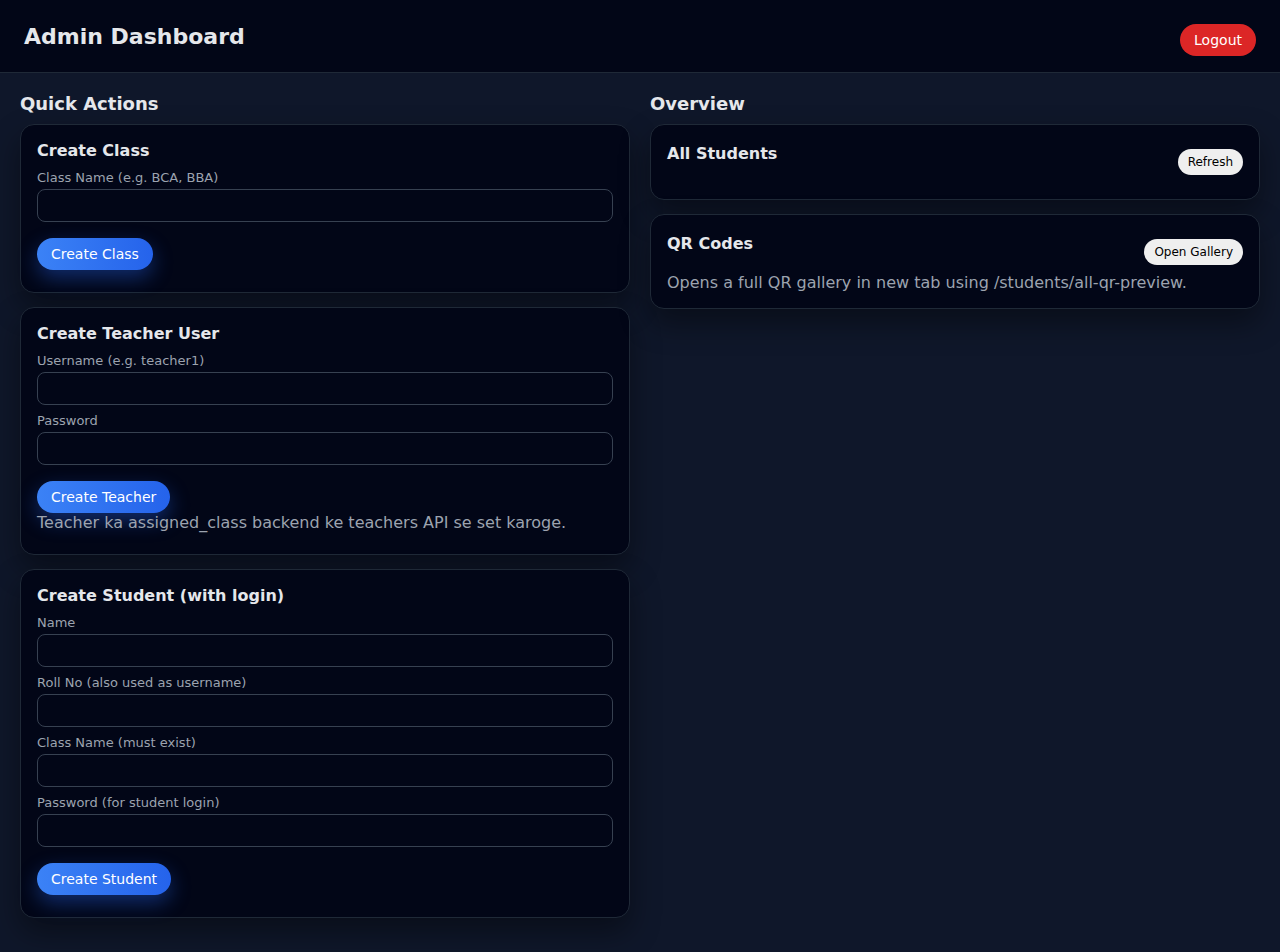
<file: frontend/admin.html>
<!DOCTYPE html>
<html lang="en">
<head>
  <meta charset="UTF-8">
  <title>Admin Dashboard - Attendance</title>
  <link rel="stylesheet" href="styles.css">
</head>
<body class="page-body">
  <header class="topbar">
    <div>
      <h1>Admin Dashboard</h1>
      <p id="adminUserInfo" class="muted"></p>
    </div>
    <button onclick="logout()" class="btn danger">Logout</button>
  </header>

  <main class="layout">
    <!-- Left: Actions -->
    <section class="panel">
      <h2>Quick Actions</h2>

      <div class="card">
        <h3>Create Class</h3>
        <label>
          Class Name (e.g. BCA, BBA)
          <input type="text" id="classNameInput">
        </label>
        <button class="btn primary" onclick="adminCreateClass()">Create Class</button>
        <p id="classMsg" class="info-msg"></p>
      </div>

      <div class="card">
        <h3>Create Teacher User</h3>
        <label>
          Username (e.g. teacher1)
          <input type="text" id="teacherUsername">
        </label>
        <label>
          Password
          <input type="password" id="teacherPassword">
        </label>
        <button class="btn primary" onclick="adminCreateTeacher()">Create Teacher</button>
        <p class="muted">Teacher ka assigned_class backend ke teachers API se set karoge.</p>
        <p id="teacherMsg" class="info-msg"></p>
      </div>

      <div class="card">
        <h3>Create Student (with login)</h3>
        <label>
          Name
          <input type="text" id="studentName">
        </label>
        <label>
          Roll No (also used as username)
          <input type="text" id="studentRoll">
        </label>
        <label>
          Class Name (must exist)
          <input type="text" id="studentClass">
        </label>
        <label>
          Password (for student login)
          <input type="password" id="studentPassword">
        </label>
        <button class="btn primary" onclick="adminCreateStudent()">Create Student</button>
        <p id="studentMsg" class="info-msg"></p>
      </div>
    </section>

    <!-- Right: Lists & QR -->
    <section class="panel">
      <h2>Overview</h2>

      <div class="card">
        <div class="card-header-row">
          <h3>All Students</h3>
          <button class="btn small" onclick="adminLoadStudents()">Refresh</button>
        </div>
        <div id="studentsList" class="scroll-area"></div>
      </div>

      <div class="card">
        <div class="card-header-row">
          <h3>QR Codes</h3>
          <button class="btn small" onclick="openAllQrPreview()">Open Gallery</button>
        </div>
        <p class="muted">Opens a full QR gallery in new tab using <code>/students/all-qr-preview</code>.</p>
      </div>
    </section>
  </main>

  <script src="app.js"></script>
</body>
</html>
</file>
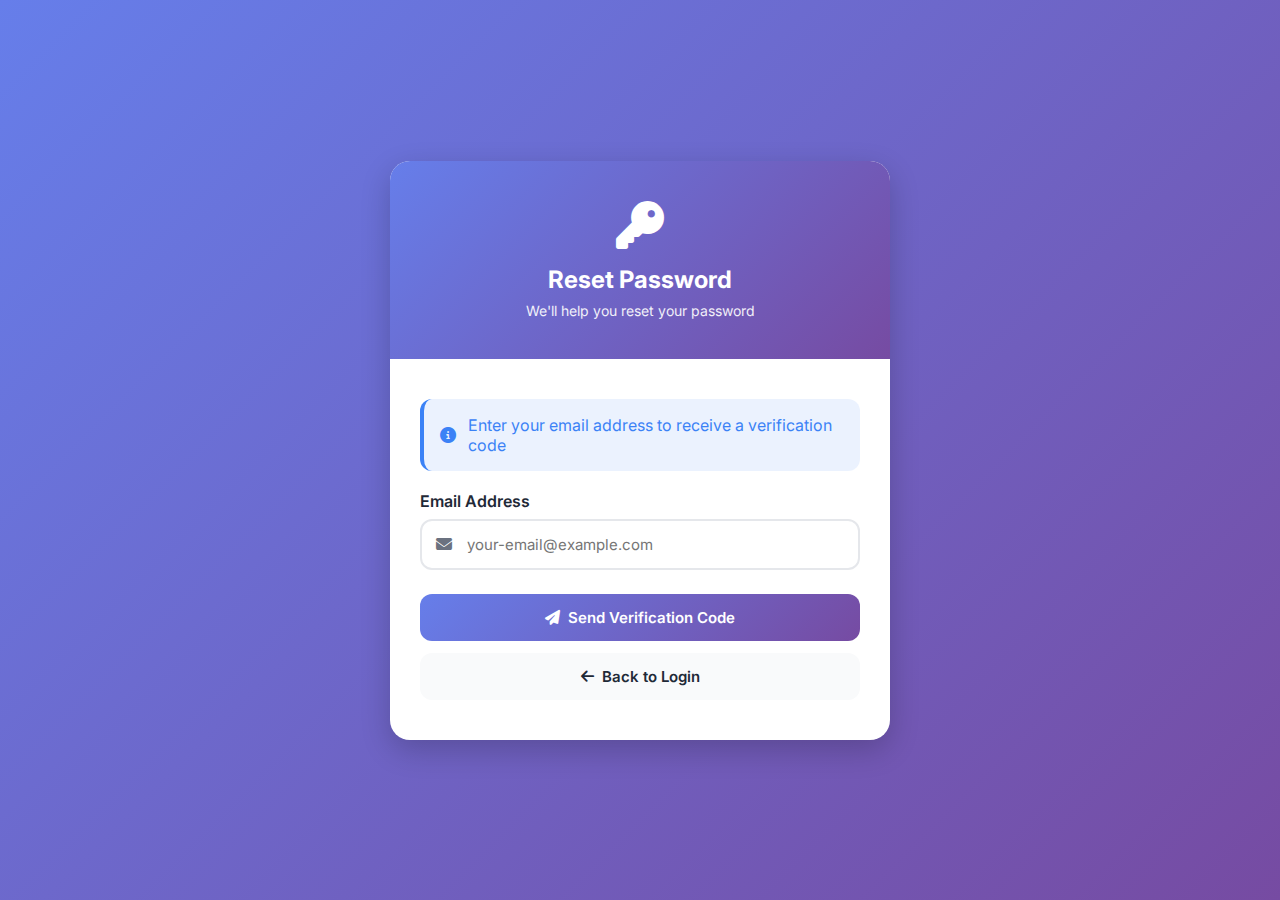
<file: frontend/forgot-password.html>
<!DOCTYPE html>
<html lang="en">
<head>
    <meta charset="UTF-8">
    <meta name="viewport" content="width=device-width, initial-scale=1.0">
    <title>Forgot Password - QR Attendance System</title>
    <link href="https://fonts.googleapis.com/css2?family=Inter:wght@300;400;500;600;700&display=swap" rel="stylesheet">
    <link rel="stylesheet" href="https://cdnjs.cloudflare.com/ajax/libs/font-awesome/6.4.0/css/all.min.css">
    
    <style>
        * {
            margin: 0;
            padding: 0;
            box-sizing: border-box;
        }

        body {
            font-family: 'Inter', sans-serif;
            background: linear-gradient(135deg, #667eea 0%, #764ba2 100%);
            min-height: 100vh;
            display: flex;
            align-items: center;
            justify-content: center;
            padding: 20px;
        }

        .container {
            background: white;
            border-radius: 20px;
            box-shadow: 0 10px 30px rgba(0, 0, 0, 0.2);
            max-width: 500px;
            width: 100%;
            overflow: hidden;
        }

        .header {
            background: linear-gradient(135deg, #667eea 0%, #764ba2 100%);
            color: white;
            padding: 40px 30px;
            text-align: center;
        }

        .header i {
            font-size: 48px;
            margin-bottom: 16px;
        }

        .header h1 {
            font-size: 24px;
            margin-bottom: 8px;
        }

        .header p {
            opacity: 0.9;
            font-size: 14px;
        }

        .body {
            padding: 40px 30px;
        }

        .step {
            display: none;
        }

        .step.active {
            display: block;
            animation: fadeIn 0.3s;
        }

        @keyframes fadeIn {
            from { opacity: 0; transform: translateY(10px); }
            to { opacity: 1; transform: translateY(0); }
        }

        .form-group {
            margin-bottom: 24px;
        }

        label {
            display: block;
            font-weight: 600;
            margin-bottom: 8px;
            color: #1f2937;
        }

        .input-wrapper {
            position: relative;
        }

        .input-wrapper i {
            position: absolute;
            left: 16px;
            top: 50%;
            transform: translateY(-50%);
            color: #6b7280;
        }

        input {
            width: 100%;
            padding: 14px 16px 14px 45px;
            border: 2px solid #e5e7eb;
            border-radius: 12px;
            font-size: 15px;
            font-family: inherit;
            transition: all 0.3s;
        }

        input:focus {
            outline: none;
            border-color: #667eea;
            box-shadow: 0 0 0 4px rgba(102, 126, 234, 0.1);
        }

        .btn {
            width: 100%;
            padding: 14px;
            border: none;
            border-radius: 12px;
            font-size: 15px;
            font-weight: 600;
            cursor: pointer;
            transition: all 0.3s;
            font-family: inherit;
            display: flex;
            align-items: center;
            justify-content: center;
            gap: 8px;
        }

        .btn-primary {
            background: linear-gradient(135deg, #667eea 0%, #764ba2 100%);
            color: white;
        }

        .btn-primary:hover {
            transform: translateY(-2px);
            box-shadow: 0 10px 20px rgba(102, 126, 234, 0.3);
        }

        .btn-secondary {
            background: #f9fafb;
            color: #1f2937;
            margin-top: 12px;
        }

        .btn-secondary:hover {
            background: #e5e7eb;
        }

        .alert {
            padding: 16px;
            border-radius: 12px;
            margin-bottom: 20px;
            display: flex;
            align-items: center;
            gap: 12px;
        }

        .alert.success {
            background: rgba(16, 185, 129, 0.1);
            color: #10b981;
            border-left: 4px solid #10b981;
        }

        .alert.error {
            background: rgba(239, 68, 68, 0.1);
            color: #ef4444;
            border-left: 4px solid #ef4444;
        }

        .alert.info {
            background: rgba(59, 130, 246, 0.1);
            color: #3b82f6;
            border-left: 4px solid #3b82f6;
        }

        .otp-inputs {
            display: flex;
            gap: 12px;
            justify-content: center;
            margin: 30px 0;
        }

        .otp-input {
            width: 50px;
            height: 60px;
            text-align: center;
            font-size: 24px;
            font-weight: 700;
            border: 2px solid #e5e7eb;
            border-radius: 12px;
            padding: 0;
        }

        .otp-input:focus {
            border-color: #667eea;
            box-shadow: 0 0 0 4px rgba(102, 126, 234, 0.1);
        }

        .back-link {
            text-align: center;
            margin-top: 20px;
        }

        .back-link a {
            color: #667eea;
            text-decoration: none;
            font-weight: 500;
            font-size: 14px;
        }

        .back-link a:hover {
            text-decoration: underline;
        }

        .timer {
            text-align: center;
            color: #6b7280;
            font-size: 14px;
            margin-top: 16px;
        }

        .resend-btn {
            background: none;
            border: none;
            color: #667eea;
            cursor: pointer;
            font-weight: 600;
            text-decoration: underline;
        }

        .password-strength {
            height: 4px;
            background: #e5e7eb;
            border-radius: 2px;
            margin-top: 8px;
            overflow: hidden;
        }

        .password-strength-bar {
            height: 100%;
            width: 0%;
            transition: all 0.3s;
        }

        .password-requirements {
            font-size: 13px;
            color: #6b7280;
            margin-top: 12px;
        }

        .password-requirements li {
            margin: 6px 0;
            list-style: none;
        }

        .password-requirements li.valid {
            color: #10b981;
        }

        .password-requirements li i {
            margin-right: 8px;
        }
    </style>
</head>
<body>
    <div class="container">
        <div class="header">
            <i class="fas fa-key"></i>
            <h1>Reset Password</h1>
            <p>We'll help you reset your password</p>
        </div>

        <div class="body">
            <!-- Step 1: Enter Email -->
            <div class="step active" id="step1">
                <div class="alert info">
                    <i class="fas fa-info-circle"></i>
                    <span>Enter your email address to receive a verification code</span>
                </div>

                <form id="emailForm">
                    <div class="form-group">
                        <label>Email Address</label>
                        <div class="input-wrapper">
                            <i class="fas fa-envelope"></i>
                            <input type="email" id="email" placeholder="your-email@example.com" required>
                        </div>
                    </div>

                    <button type="submit" class="btn btn-primary">
                        <i class="fas fa-paper-plane"></i>
                        Send Verification Code
                    </button>

                    <button type="button" class="btn btn-secondary" onclick="window.location.href='index.html'">
                        <i class="fas fa-arrow-left"></i>
                        Back to Login
                    </button>
                </form>
            </div>

            <!-- Step 2: Enter OTP -->
            <div class="step" id="step2">
                <div class="alert success">
                    <i class="fas fa-check-circle"></i>
                    <span>Verification code sent to your email!</span>
                </div>

                <p style="text-align: center; color: #6b7280; margin-bottom: 20px;">
                    Enter the 6-digit code we sent to<br>
                    <strong id="emailDisplay"></strong>
                </p>

                <form id="otpForm">
                    <div class="otp-inputs">
                        <input type="text" class="otp-input" maxlength="1" pattern="[0-9]" required>
                        <input type="text" class="otp-input" maxlength="1" pattern="[0-9]" required>
                        <input type="text" class="otp-input" maxlength="1" pattern="[0-9]" required>
                        <input type="text" class="otp-input" maxlength="1" pattern="[0-9]" required>
                        <input type="text" class="otp-input" maxlength="1" pattern="[0-9]" required>
                        <input type="text" class="otp-input" maxlength="1" pattern="[0-9]" required>
                    </div>

                    <div class="timer">
                        Code expires in <strong id="timer">10:00</strong>
                    </div>

                    <button type="submit" class="btn btn-primary">
                        <i class="fas fa-check"></i>
                        Verify Code
                    </button>

                    <div style="text-align: center; margin-top: 20px;">
                        <span style="color: #6b7280;">Didn't receive code?</span>
                        <button type="button" class="resend-btn" id="resendBtn" disabled>
                            Resend (60s)
                        </button>
                    </div>
                </form>
            </div>

            <!-- Step 3: Set New Password -->
            <div class="step" id="step3">
                <div class="alert success">
                    <i class="fas fa-check-circle"></i>
                    <span>Code verified! Set your new password</span>
                </div>

                <form id="passwordForm">
                    <div class="form-group">
                        <label>New Password</label>
                        <div class="input-wrapper">
                            <i class="fas fa-lock"></i>
                            <input type="password" id="newPassword" placeholder="Enter new password" required>
                        </div>
                        <div class="password-strength">
                            <div class="password-strength-bar" id="strengthBar"></div>
                        </div>
                    </div>

                    <div class="form-group">
                        <label>Confirm Password</label>
                        <div class="input-wrapper">
                            <i class="fas fa-lock"></i>
                            <input type="password" id="confirmPassword" placeholder="Confirm new password" required>
                        </div>
                    </div>

                    <ul class="password-requirements">
                        <li id="req-length"><i class="fas fa-circle"></i> At least 8 characters</li>
                        <li id="req-upper"><i class="fas fa-circle"></i> One uppercase letter</li>
                        <li id="req-lower"><i class="fas fa-circle"></i> One lowercase letter</li>
                        <li id="req-number"><i class="fas fa-circle"></i> One number</li>
                        <li id="req-special"><i class="fas fa-circle"></i> One special character</li>
                    </ul>

                    <button type="submit" class="btn btn-primary">
                        <i class="fas fa-key"></i>
                        Reset Password
                    </button>
                </form>
            </div>

            <!-- Step 4: Success -->
            <div class="step" id="step4">
                <div style="text-align: center; padding: 40px 0;">
                    <div style="width: 80px; height: 80px; background: rgba(16, 185, 129, 0.1); border-radius: 50%; display: flex; align-items: center; justify-content: center; margin: 0 auto 24px;">
                        <i class="fas fa-check" style="font-size: 40px; color: #10b981;"></i>
                    </div>
                    <h2 style="margin-bottom: 12px;">Password Reset Successful!</h2>
                    <p style="color: #6b7280; margin-bottom: 30px;">You can now login with your new password</p>
                    <button class="btn btn-primary" onclick="window.location.href='index.html'">
                        <i class="fas fa-sign-in-alt"></i>
                        Go to Login
                    </button>
                </div>
            </div>
        </div>
    </div>

    <script>
        const API_URL = 'http://localhost:8000/api';
        let userEmail = '';
        let userOTP = '';
        let timerInterval;

        // Step 1: Send OTP
        document.getElementById('emailForm').addEventListener('submit', async (e) => {
            e.preventDefault();
            
            const email = document.getElementById('email').value;
            
            try {
                const response = await fetch(`${API_URL}/auth/forgot-password/request`, {
                    method: 'POST',
                    headers: { 'Content-Type': 'application/json' },
                    body: JSON.stringify({ email })
                });

                const data = await response.json();

                if (response.ok) {
                    userEmail = email;
                    document.getElementById('emailDisplay').textContent = email;
                    showStep(2);
                    startTimer();
                    startResendTimer();
                } else {
                    alert(data.detail || 'Failed to send code');
                }
            } catch (error) {
                alert('Error: ' + error.message);
            }
        });

        // OTP Input Auto-focus
        const otpInputs = document.querySelectorAll('.otp-input');
        otpInputs.forEach((input, index) => {
            input.addEventListener('input', (e) => {
                if (e.target.value && index < otpInputs.length - 1) {
                    otpInputs[index + 1].focus();
                }
            });

            input.addEventListener('keydown', (e) => {
                if (e.key === 'Backspace' && !e.target.value && index > 0) {
                    otpInputs[index - 1].focus();
                }
            });
        });

        // Step 2: Verify OTP
        document.getElementById('otpForm').addEventListener('submit', async (e) => {
            e.preventDefault();
            
            const otp = Array.from(otpInputs).map(input => input.value).join('');
            
            try {
                const response = await fetch(`${API_URL}/auth/forgot-password/verify-otp`, {
                    method: 'POST',
                    headers: { 'Content-Type': 'application/json' },
                    body: JSON.stringify({ email: userEmail, otp })
                });

                const data = await response.json();

                if (response.ok) {
                    userOTP = otp;
                    clearInterval(timerInterval);
                    showStep(3);
                } else {
                    alert(data.detail || 'Invalid code');
                }
            } catch (error) {
                alert('Error: ' + error.message);
            }
        });

        // Password Strength
        document.getElementById('newPassword')?.addEventListener('input', (e) => {
            const password = e.target.value;
            const requirements = {
                length: password.length >= 8,
                upper: /[A-Z]/.test(password),
                lower: /[a-z]/.test(password),
                number: /[0-9]/.test(password),
                special: /[!@#$%^&*(),.?":{}|<>]/.test(password)
            };

            // Update UI
            Object.keys(requirements).forEach(key => {
                const element = document.getElementById(`req-${key}`);
                if (requirements[key]) {
                    element.classList.add('valid');
                    element.querySelector('i').className = 'fas fa-check-circle';
                } else {
                    element.classList.remove('valid');
                    element.querySelector('i').className = 'fas fa-circle';
                }
            });

            // Strength bar
            const strength = Object.values(requirements).filter(v => v).length;
            const percentage = (strength / 5) * 100;
            const bar = document.getElementById('strengthBar');
            bar.style.width = percentage + '%';
            
            if (percentage <= 40) bar.style.background = '#ef4444';
            else if (percentage <= 80) bar.style.background = '#f59e0b';
            else bar.style.background = '#10b981';
        });

        // Step 3: Reset Password
        document.getElementById('passwordForm').addEventListener('submit', async (e) => {
            e.preventDefault();
            
            const newPassword = document.getElementById('newPassword').value;
            const confirmPassword = document.getElementById('confirmPassword').value;
            
            if (newPassword !== confirmPassword) {
                alert('Passwords do not match');
                return;
            }
            
            try {
                const response = await fetch(`${API_URL}/auth/forgot-password/reset`, {
                    method: 'POST',
                    headers: { 'Content-Type': 'application/json' },
                    body: JSON.stringify({
                        email: userEmail,
                        otp: userOTP,
                        new_password: newPassword
                    })
                });

                const data = await response.json();

                if (response.ok) {
                    showStep(4);
                } else {
                    alert(data.detail || 'Failed to reset password');
                }
            } catch (error) {
                alert('Error: ' + error.message);
            }
        });

        function showStep(stepNumber) {
            document.querySelectorAll('.step').forEach(step => step.classList.remove('active'));
            document.getElementById(`step${stepNumber}`).classList.add('active');
        }

        function startTimer() {
            let timeLeft = 600; // 10 minutes
            timerInterval = setInterval(() => {
                timeLeft--;
                const minutes = Math.floor(timeLeft / 60);
                const seconds = timeLeft % 60;
                document.getElementById('timer').textContent = 
                    `${minutes}:${seconds.toString().padStart(2, '0')}`;
                
                if (timeLeft <= 0) {
                    clearInterval(timerInterval);
                    alert('Code expired. Please request a new one.');
                }
            }, 1000);
        }

        function startResendTimer() {
            let timeLeft = 60;
            const resendBtn = document.getElementById('resendBtn');
            
            const interval = setInterval(() => {
                timeLeft--;
                resendBtn.textContent = `Resend (${timeLeft}s)`;
                
                if (timeLeft <= 0) {
                    clearInterval(interval);
                    resendBtn.disabled = false;
                    resendBtn.textContent = 'Resend Code';
                }
            }, 1000);
        }

        document.getElementById('resendBtn')?.addEventListener('click', () => {
            document.getElementById('emailForm').dispatchEvent(new Event('submit'));
        });
    </script>
</body>
</html>
</file>
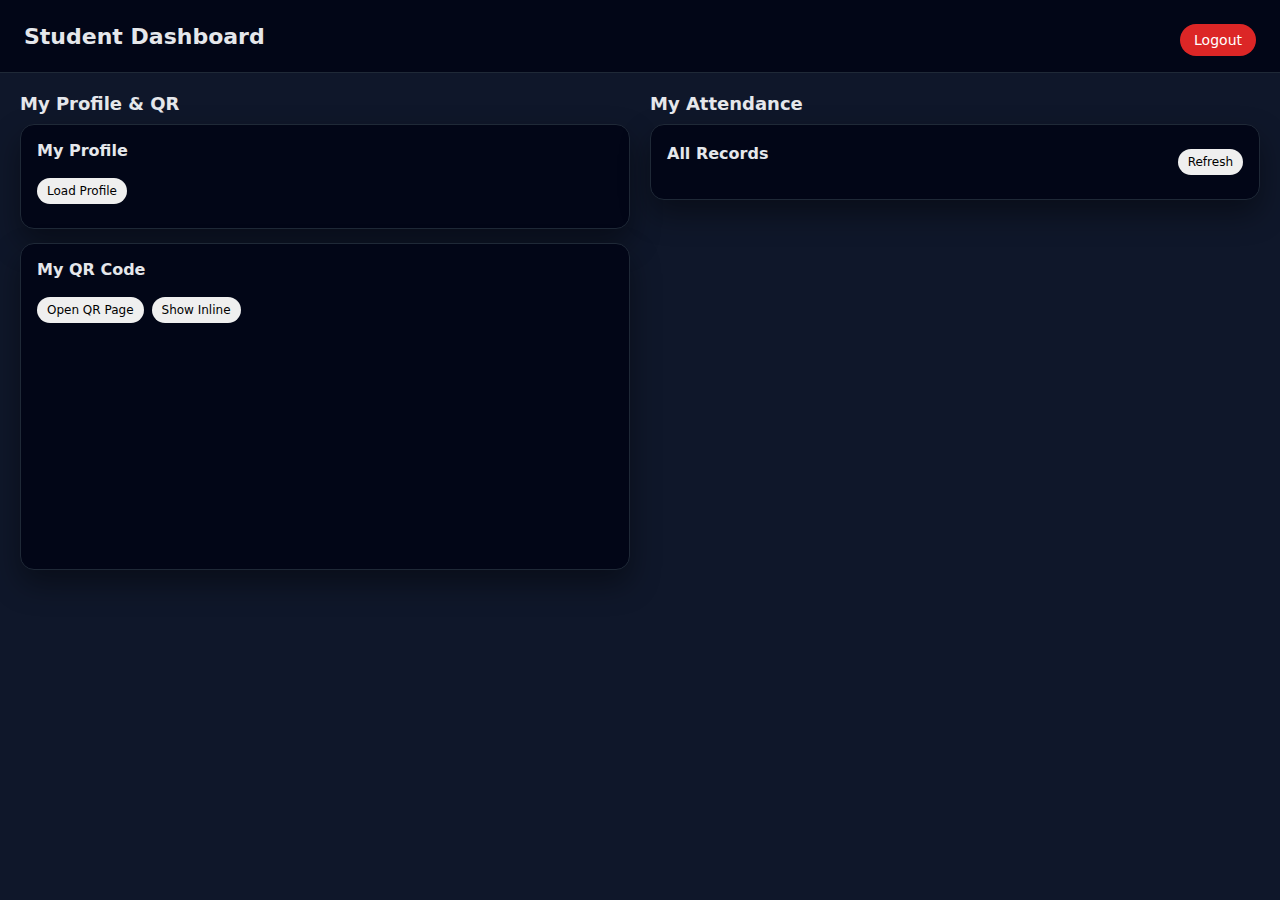
<file: frontend/student.html>
<!DOCTYPE html>
<html lang="en">
<head>
  <meta charset="UTF-8">
  <title>Student Dashboard - Attendance</title>
  <link rel="stylesheet" href="styles.css">
</head>
<body class="page-body">
  <header class="topbar">
    <div>
      <h1>Student Dashboard</h1>
      <p id="studentUserInfo" class="muted"></p>
    </div>
    <button onclick="logout()" class="btn danger">Logout</button>
  </header>

  <main class="layout single">
    <section class="panel">
      <h2>My Profile & QR</h2>

      <div class="card">
        <h3>My Profile</h3>
        <button class="btn small" onclick="loadStudentProfile()">Load Profile</button>
        <div id="studentProfile" class="info-box"></div>
      </div>

      <div class="card">
        <h3>My QR Code</h3>
        <div class="btn-row">
          <button class="btn small" onclick="openMyQrView()">Open QR Page</button>
          <button class="btn small" onclick="loadMyQrBase64()">Show Inline</button>
        </div>
        <div id="studentQrBox" class="qr-box"></div>
      </div>
    </section>

    <section class="panel">
      <h2>My Attendance</h2>
      <div class="card">
        <div class="card-header-row">
          <h3>All Records</h3>
          <button class="btn small" onclick="loadMyAttendance()">Refresh</button>
        </div>
        <div id="studentAttendance" class="scroll-area"></div>
      </div>
    </section>
  </main>

  <script src="app.js"></script>
</body>
</html>
</file>
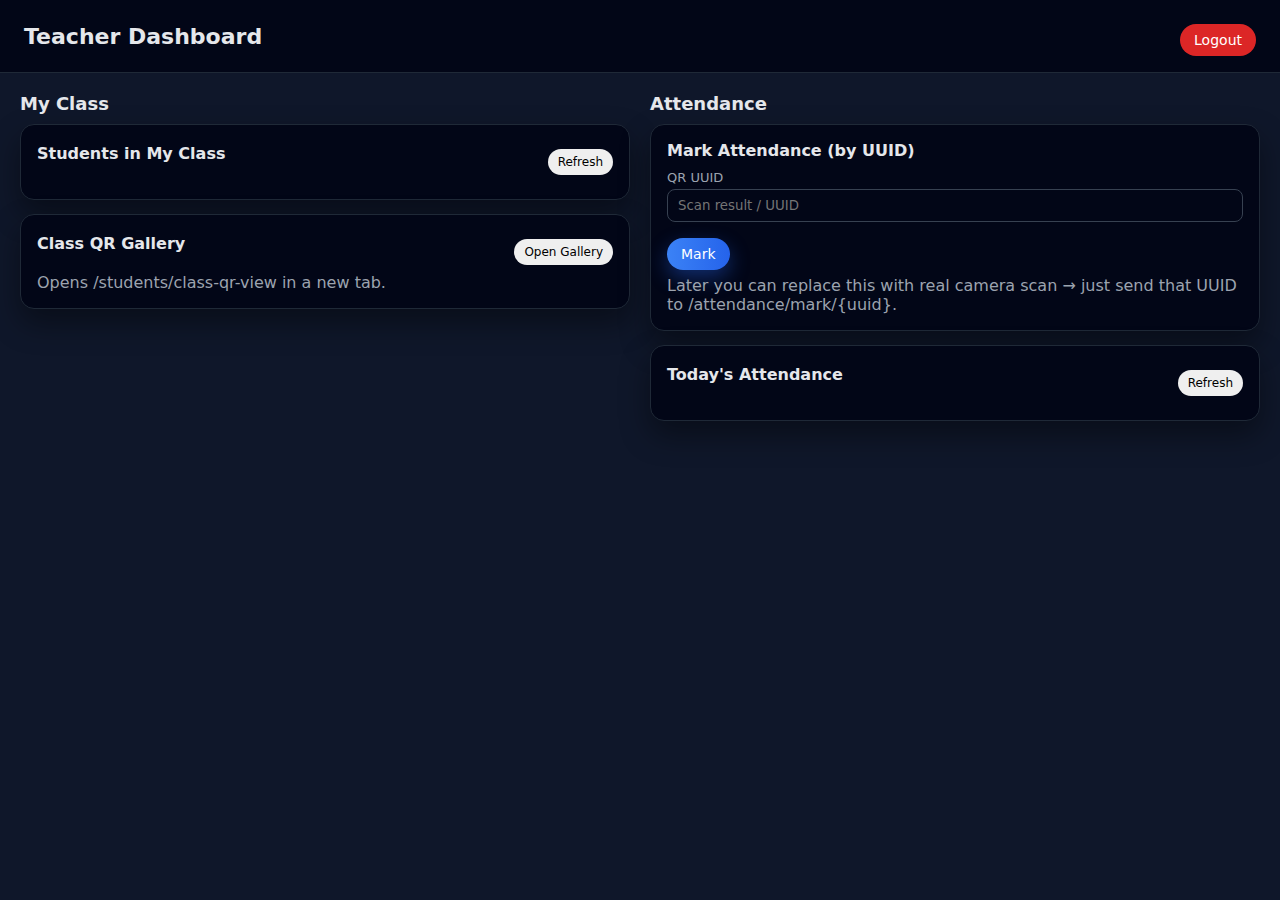
<file: frontend/teacher.html>
<!DOCTYPE html>
<html lang="en">
<head>
  <meta charset="UTF-8">
  <title>Teacher Dashboard - Attendance</title>
  <link rel="stylesheet" href="styles.css">
</head>
<body class="page-body">
  <header class="topbar">
    <div>
      <h1>Teacher Dashboard</h1>
      <p id="teacherUserInfo" class="muted"></p>
    </div>
    <button onclick="logout()" class="btn danger">Logout</button>
  </header>

  <main class="layout">
    <!-- Left: Class & QR -->
    <section class="panel">
      <h2>My Class</h2>

      <div class="card">
        <div class="card-header-row">
          <h3>Students in My Class</h3>
          <button class="btn small" onclick="teacherLoadStudents()">Refresh</button>
        </div>
        <div id="teacherStudentsList" class="scroll-area"></div>
      </div>

      <div class="card">
        <div class="card-header-row">
          <h3>Class QR Gallery</h3>
          <button class="btn small" onclick="openClassQrView()">Open Gallery</button>
        </div>
        <p class="muted">Opens <code>/students/class-qr-view</code> in a new tab.</p>
      </div>
    </section>

    <!-- Right: Attendance -->
    <section class="panel">
      <h2>Attendance</h2>

      <div class="card">
        <h3>Mark Attendance (by UUID)</h3>
        <label>
          QR UUID
          <input type="text" id="markUuidInput" placeholder="Scan result / UUID">
        </label>
        <button class="btn primary" onclick="teacherMarkAttendance()">Mark</button>
        <p id="markMsg" class="info-msg"></p>
        <p class="muted">
          Later you can replace this with real camera scan → just send that UUID to
          <code>/attendance/mark/{uuid}</code>.
        </p>
      </div>

      <div class="card">
        <div class="card-header-row">
          <h3>Today's Attendance</h3>
          <button class="btn small" onclick="teacherLoadTodayAttendance()">Refresh</button>
        </div>
        <div id="teacherAttendanceList" class="scroll-area"></div>
      </div>
    </section>
  </main>

  <script src="app.js"></script>
</body>
</html>
</file>
<file: frontend/styles.css>
* {
  box-sizing: border-box;
  margin: 0;
  padding: 0;
  font-family: system-ui, -apple-system, BlinkMacSystemFont, "Segoe UI", sans-serif;
}

body {
  background: #0f172a;
  color: #0f172a;
}

/* Auth page */

.auth-body {
  min-height: 100vh;
  display: flex;
  align-items: center;
  justify-content: center;
  background: radial-gradient(circle at top, #1d4ed8 0, #0f172a 60%);
}

.auth-container {
  background: rgba(15, 23, 42, 0.9);
  padding: 32px;
  border-radius: 18px;
  width: 360px;
  color: #e5e7eb;
  box-shadow: 0 20px 40px rgba(0, 0, 0, 0.4);
}

.auth-container h1 {
  font-size: 26px;
  margin-bottom: 6px;
}

.subtitle {
  font-size: 14px;
  color: #9ca3af;
  margin-bottom: 20px;
}

.auth-container .card {
  background: rgba(15, 23, 42, 0.8);
}

/* Generic layout */

.page-body {
  background: #0f172a;
  color: #e5e7eb;
  min-height: 100vh;
}

.topbar {
  display: flex;
  justify-content: space-between;
  padding: 16px 24px;
  background: #020617;
  align-items: center;
  border-bottom: 1px solid #1f2937;
}

.topbar h1 {
  font-size: 22px;
}

.topbar .muted {
  font-size: 13px;
  color: #9ca3af;
}

.layout {
  display: grid;
  grid-template-columns: 1.1fr 1.1fr;
  gap: 20px;
  padding: 20px;
}

.layout.single {
  grid-template-columns: 1.1fr 1.1fr;
}

.panel h2 {
  margin-bottom: 10px;
  font-size: 18px;
}

.card {
  background: #020617;
  border-radius: 14px;
  padding: 16px;
  margin-bottom: 14px;
  box-shadow: 0 14px 30px rgba(0, 0, 0, 0.4);
  border: 1px solid #1f2937;
}

.card h3 {
  margin-bottom: 10px;
  font-size: 16px;
}

.card-header-row {
  display: flex;
  justify-content: space-between;
  align-items: center;
  margin-bottom: 8px;
}

/* Inputs, labels */

label {
  display: block;
  font-size: 13px;
  color: #9ca3af;
  margin-bottom: 8px;
}

input {
  margin-top: 4px;
  width: 100%;
  padding: 8px 10px;
  border-radius: 8px;
  border: 1px solid #374151;
  background: #020617;
  color: #e5e7eb;
  outline: none;
}

input:focus {
  border-color: #3b82f6;
}

/* Buttons */

.btn {
  border: none;
  border-radius: 999px;
  padding: 8px 14px;
  font-size: 14px;
  cursor: pointer;
  display: inline-flex;
  align-items: center;
  justify-content: center;
  gap: 6px;
  margin-top: 8px;
  transition: transform 0.1s ease, box-shadow 0.1s ease, background 0.2s;
}

.btn.primary {
  background: linear-gradient(to right, #3b82f6, #2563eb);
  color: white;
  box-shadow: 0 8px 20px rgba(37, 99, 235, 0.4);
}

.btn.primary:hover {
  transform: translateY(-1px);
  box-shadow: 0 12px 24px rgba(37, 99, 235, 0.5);
}

.btn.danger {
  background: #dc2626;
  color: white;
}

.btn.small {
  padding: 6px 10px;
  font-size: 12px;
}

/* Messages */

.error-msg {
  margin-top: 8px;
  font-size: 13px;
  color: #f97373;
}

.info-msg {
  margin-top: 6px;
  font-size: 13px;
  color: #a5b4fc;
}

.muted {
  color: #9ca3af;
}

/* Scroll areas */

.scroll-area {
  max-height: 260px;
  overflow-y: auto;
  padding-right: 4px;
}

/* Info boxes */

.info-box {
  margin-top: 8px;
  font-size: 14px;
  color: #e5e7eb;
}

.info-box p {
  margin-bottom: 4px;
}

/* List styles */

.list-item {
  padding: 6px 0;
  border-bottom: 1px solid #111827;
  font-size: 14px;
}

.list-item:last-child {
  border-bottom: none;
}

/* QR box */

.qr-box {
  margin-top: 10px;
  min-height: 220px;
  display: flex;
  align-items: center;
  justify-content: center;
}

.qr-box img {
  max-width: 220px;
  max-height: 220px;
  border-radius: 10px;
  border: 1px solid #1f2937;
}

/* Button row */

.btn-row {
  display: flex;
  gap: 8px;
  margin-top: 8px;
}
</file>
